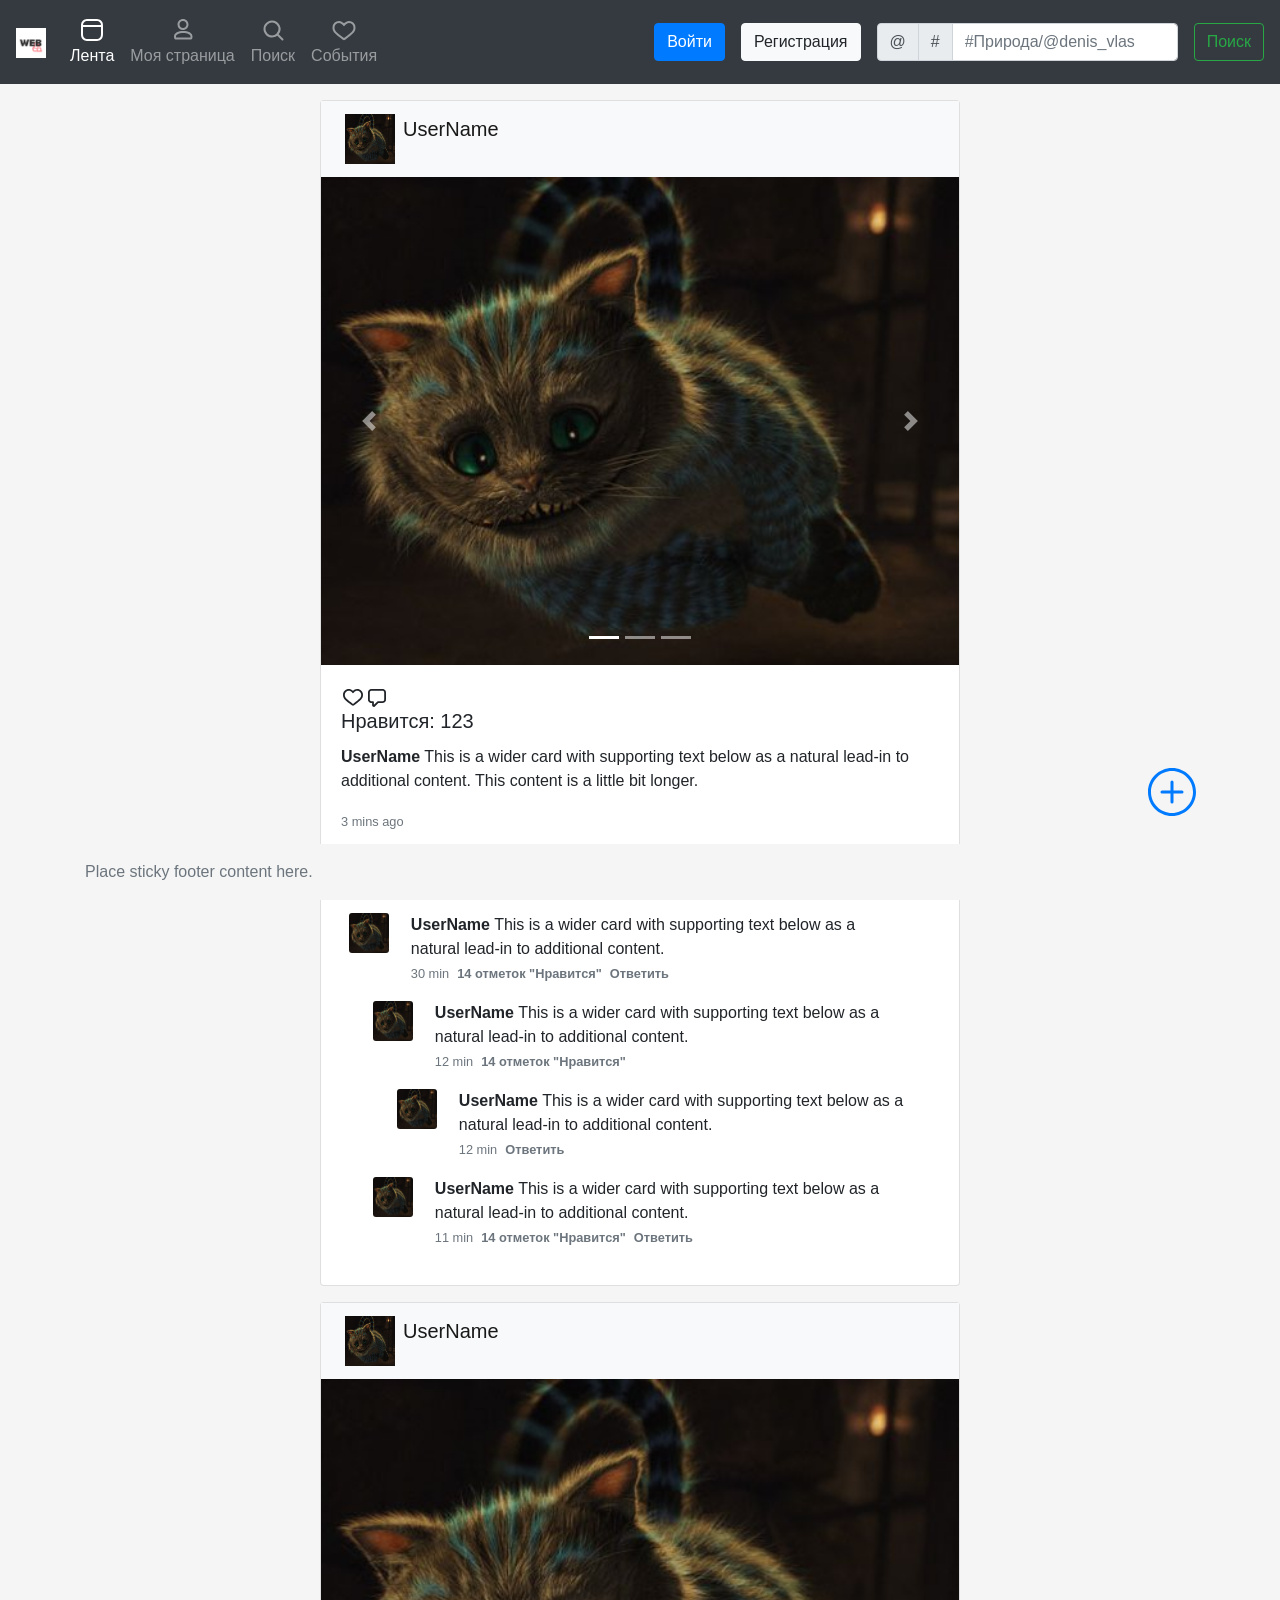
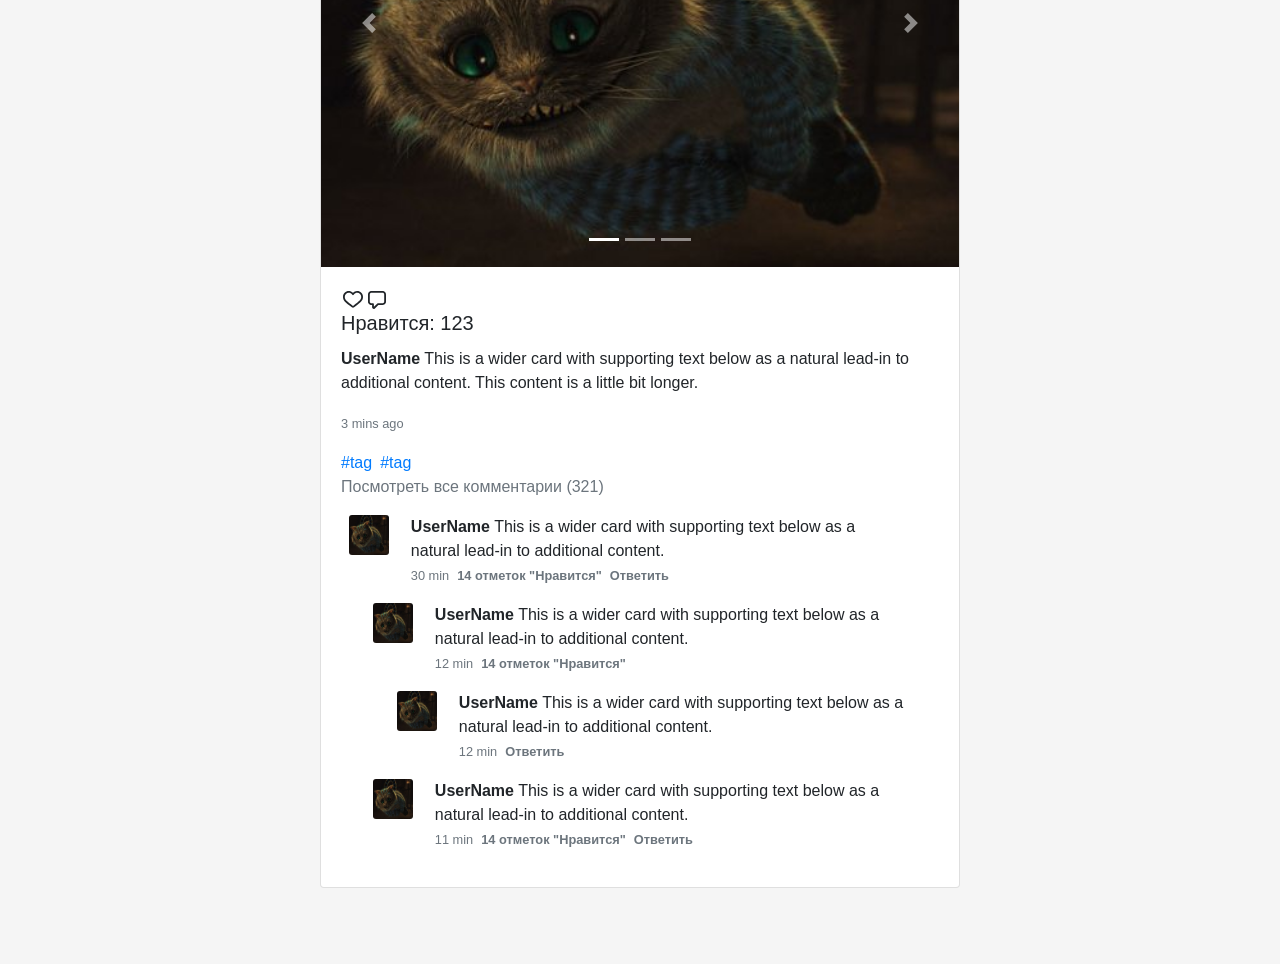
<file: static/index.html>
<!doctype html><html lang="en" class="h-100"><head><meta charset="utf-8"><meta name="theme-color" content="#000000"/><meta name="viewport" content="width=device-width,initial-scale=1,shrink-to-fit=no"><meta name="description" content=""><meta name="author" content="Mark Otto, Jacob Thornton, and Bootstrap contributors"><meta name="generator" content="Jekyll v4.1.1"><title>Sticky Footer Navbar Template · Bootstrap</title><link href="css/bootstrap.min.css" rel="stylesheet"><link href="css/my.css" rel="stylesheet"></head><body class="d-flex flex-column h-100"><div id="root"></div><script src="js/jquery.min.js"></script><script src="js/popper.min.js"></script><script src="js/bootstrap.min.js"></script><script>!function(e){function r(r){for(var n,l,f=r[0],i=r[1],a=r[2],c=0,s=[];c<f.length;c++)l=f[c],Object.prototype.hasOwnProperty.call(o,l)&&o[l]&&s.push(o[l][0]),o[l]=0;for(n in i)Object.prototype.hasOwnProperty.call(i,n)&&(e[n]=i[n]);for(p&&p(r);s.length;)s.shift()();return u.push.apply(u,a||[]),t()}function t(){for(var e,r=0;r<u.length;r++){for(var t=u[r],n=!0,f=1;f<t.length;f++){var i=t[f];0!==o[i]&&(n=!1)}n&&(u.splice(r--,1),e=l(l.s=t[0]))}return e}var n={},o={1:0},u=[];function l(r){if(n[r])return n[r].exports;var t=n[r]={i:r,l:!1,exports:{}};return e[r].call(t.exports,t,t.exports,l),t.l=!0,t.exports}l.m=e,l.c=n,l.d=function(e,r,t){l.o(e,r)||Object.defineProperty(e,r,{enumerable:!0,get:t})},l.r=function(e){"undefined"!=typeof Symbol&&Symbol.toStringTag&&Object.defineProperty(e,Symbol.toStringTag,{value:"Module"}),Object.defineProperty(e,"__esModule",{value:!0})},l.t=function(e,r){if(1&r&&(e=l(e)),8&r)return e;if(4&r&&"object"==typeof e&&e&&e.__esModule)return e;var t=Object.create(null);if(l.r(t),Object.defineProperty(t,"default",{enumerable:!0,value:e}),2&r&&"string"!=typeof e)for(var n in e)l.d(t,n,function(r){return e[r]}.bind(null,n));return t},l.n=function(e){var r=e&&e.__esModule?function(){return e.default}:function(){return e};return l.d(r,"a",r),r},l.o=function(e,r){return Object.prototype.hasOwnProperty.call(e,r)},l.p="/";var f=this.webpackJsonphomework=this.webpackJsonphomework||[],i=f.push.bind(f);f.push=r,f=f.slice();for(var a=0;a<f.length;a++)r(f[a]);var p=i;t()}([])</script><script src="/static/js/2.79e366dd.chunk.js"></script><script src="/static/js/main.9fdebca3.chunk.js"></script></body></html>
</file>
<file: static/css/my.css>
main>.container {
    padding: 60px 15px;
    margin-top: 40px;
}

.footer {
    position: fixed;
    bottom: 0;
    left: 0;
    width: 100%;
    background-color: #f5f5f5;
}

.footer>.container {
    padding-right: 15px;
    padding-left: 15px;
}

code {
    font-size: 80%;
}

body {
    background-color: #f5f5f5;
}
</file>
